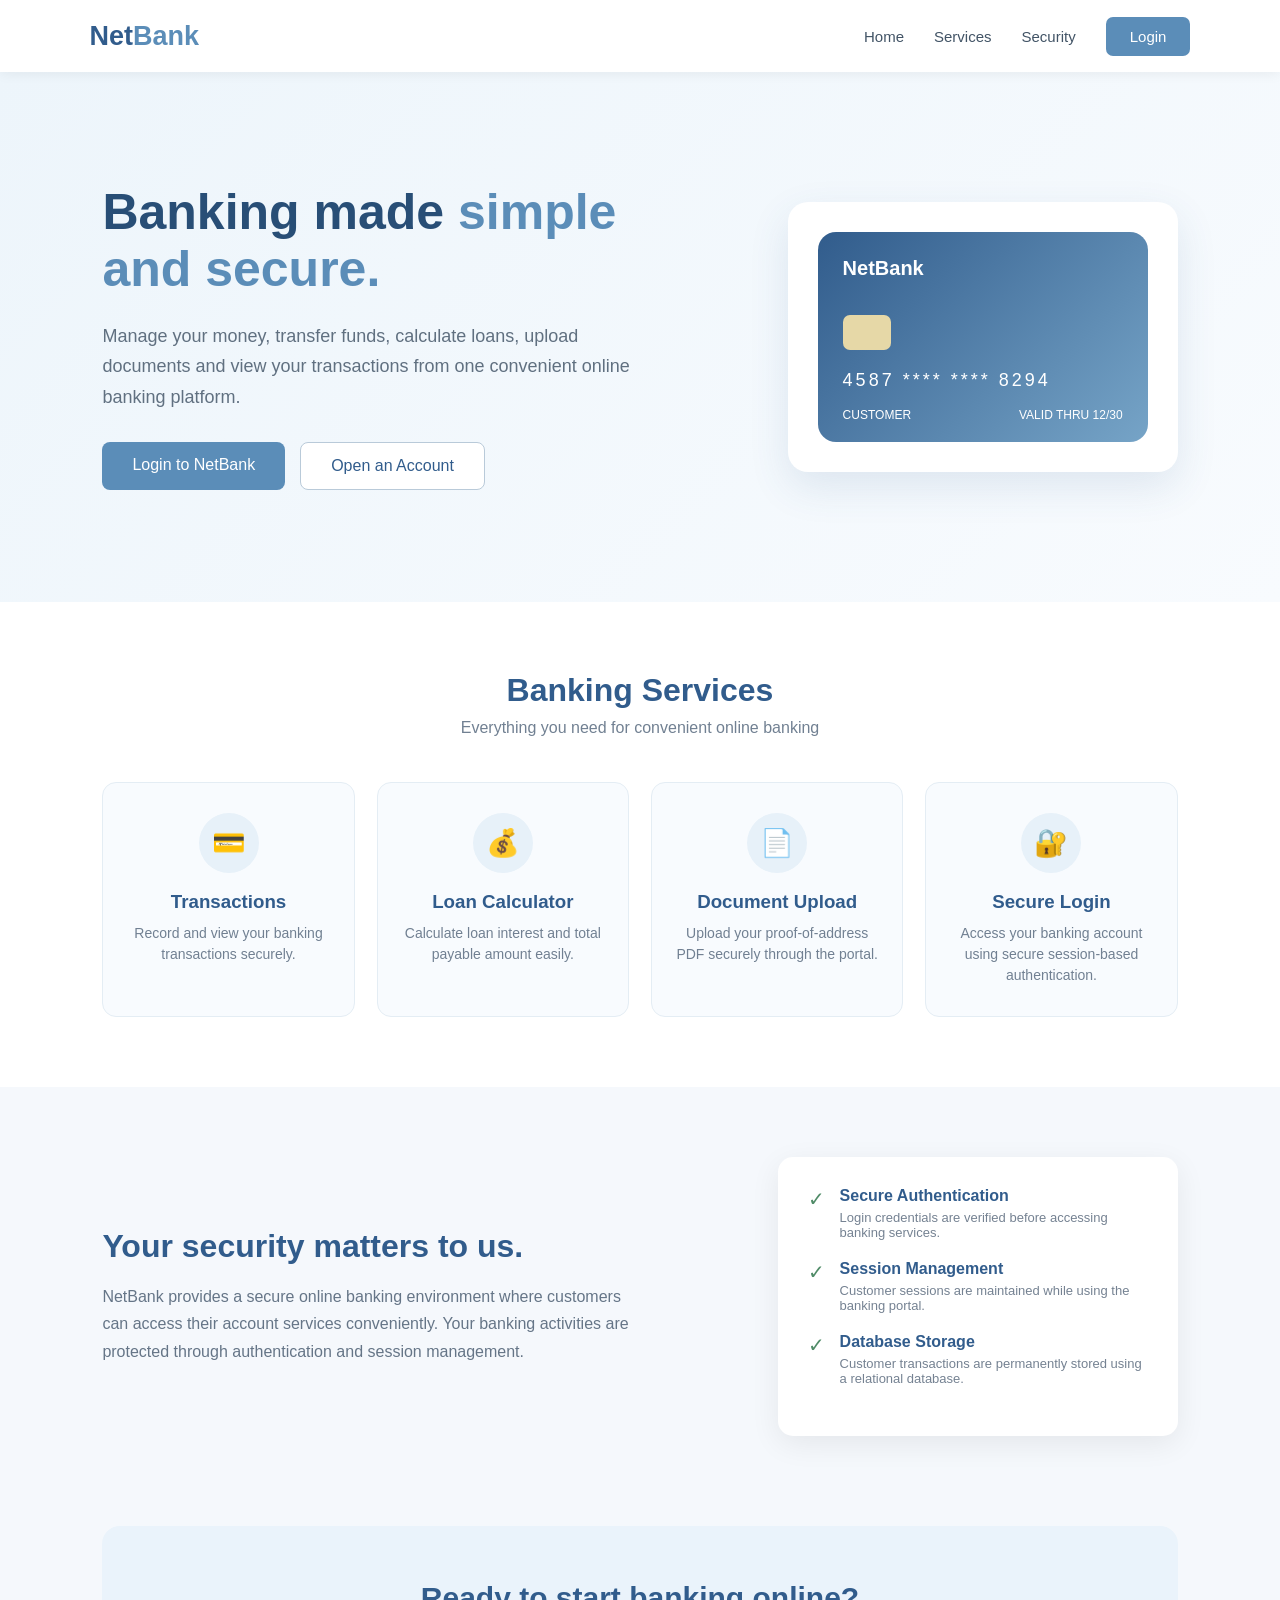
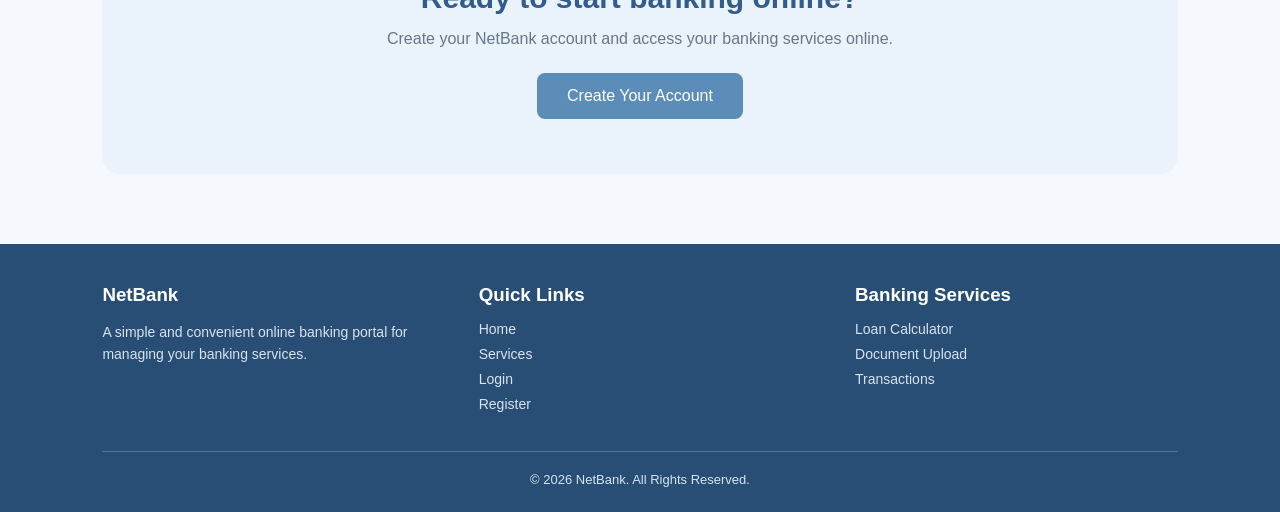
<file: web/index.html>
<!DOCTYPE html>
<html>
<head>

    <title>NetBank - Online Banking</title>

    <meta charset="UTF-8">

    <meta name="viewport"
          content="width=device-width, initial-scale=1.0">

    <style>

        * {
            box-sizing: border-box;
            margin: 0;
            padding: 0;
        }

        body {
            font-family: Arial, Helvetica, sans-serif;
            background: #f5f8fc;
            color: #26364a;
        }

        /* NAVBAR */

        .navbar {
            width: 100%;
            height: 72px;
            background: white;
            display: flex;
            align-items: center;
            justify-content: space-between;
            padding: 0 7%;
            box-shadow: 0 2px 12px rgba(0,0,0,0.06);
            position: sticky;
            top: 0;
            z-index: 100;
        }

        .logo {
            font-size: 27px;
            font-weight: bold;
            color: #315c8c;
        }

        .logo span {
            color: #5b8db8;
        }

        .nav-links {
            display: flex;
            align-items: center;
            gap: 30px;
        }

        .nav-links a {
            text-decoration: none;
            color: #425466;
            font-size: 15px;
        }

        .nav-links a:hover {
            color: #315c8c;
        }

        .login-btn {
            background: #5b8db8;
            color: white !important;
            padding: 11px 24px;
            border-radius: 7px;
        }

        .login-btn:hover {
            background: #47779f;
        }

        /* HERO */

        .hero {
            min-height: 530px;
            display: flex;
            align-items: center;
            justify-content: space-between;
            padding: 70px 8%;
            background: linear-gradient(
                135deg,
                #edf5fb,
                #f8fbfe
            );
        }

        .hero-text {
            width: 52%;
        }

        .hero-text h1 {
            font-size: 50px;
            line-height: 1.15;
            color: #284e76;
            margin-bottom: 22px;
        }

        .hero-text h1 span {
            color: #5b8db8;
        }

        .hero-text p {
            font-size: 18px;
            line-height: 1.7;
            color: #607080;
            margin-bottom: 30px;
            max-width: 600px;
        }

        .hero-buttons {
            display: flex;
            gap: 15px;
        }

        .primary-btn {
            display: inline-block;
            text-decoration: none;
            background: #5b8db8;
            color: white;
            padding: 14px 30px;
            border-radius: 8px;
            font-size: 16px;
        }

        .primary-btn:hover {
            background: #47779f;
        }

        .secondary-btn {
            display: inline-block;
            text-decoration: none;
            background: white;
            color: #315c8c;
            padding: 14px 30px;
            border: 1px solid #b9cad9;
            border-radius: 8px;
            font-size: 16px;
        }

        .secondary-btn:hover {
            background: #edf5fb;
        }

        /* HERO CARD */

        .hero-card {
            width: 390px;
            background: white;
            border-radius: 20px;
            padding: 30px;
            box-shadow: 0 15px 40px rgba(49,92,140,0.12);
        }

        .bank-card {
            height: 210px;
            border-radius: 18px;
            padding: 25px;
            background: linear-gradient(
                135deg,
                #315c8c,
                #76a4c7
            );
            color: white;
            position: relative;
        }

        .bank-name {
            font-size: 20px;
            font-weight: bold;
        }

        .chip {
            width: 48px;
            height: 35px;
            background: #e6d8a7;
            border-radius: 7px;
            margin-top: 35px;
        }

        .card-number {
            margin-top: 20px;
            font-size: 18px;
            letter-spacing: 3px;
        }

        .card-bottom {
            display: flex;
            justify-content: space-between;
            margin-top: 17px;
            font-size: 12px;
        }

        /* FEATURES */

        .features {
            padding: 70px 8%;
            background: white;
        }

        .section-title {
            text-align: center;
            margin-bottom: 45px;
        }

        .section-title h2 {
            font-size: 32px;
            color: #315c8c;
            margin-bottom: 10px;
        }

        .section-title p {
            color: #718092;
        }

        .feature-grid {
            display: grid;
            grid-template-columns:
                repeat(4, 1fr);
            gap: 22px;
        }

        .feature-card {
            background: #f8fbfe;
            padding: 30px 22px;
            border-radius: 14px;
            text-align: center;
            border: 1px solid #e4edf4;
        }

        .feature-icon {
            width: 60px;
            height: 60px;
            margin: 0 auto 18px;
            border-radius: 50%;
            background: #e7f1f9;
            display: flex;
            align-items: center;
            justify-content: center;
            font-size: 27px;
        }

        .feature-card h3 {
            color: #315c8c;
            margin-bottom: 10px;
        }

        .feature-card p {
            color: #718092;
            line-height: 1.5;
            font-size: 14px;
        }

        /* SECURITY */

        .security {
            padding: 70px 8%;
            display: flex;
            align-items: center;
            justify-content: space-between;
            gap: 50px;
        }

        .security-text {
            width: 50%;
        }

        .security-text h2 {
            font-size: 32px;
            color: #315c8c;
            margin-bottom: 18px;
        }

        .security-text p {
            color: #657587;
            line-height: 1.7;
        }

        .security-box {
            width: 400px;
            background: white;
            padding: 30px;
            border-radius: 15px;
            box-shadow: 0 8px 30px rgba(0,0,0,0.07);
        }

        .security-item {
            display: flex;
            gap: 15px;
            margin-bottom: 20px;
        }

        .check {
            color: #4f8b67;
            font-size: 20px;
        }

        .security-item h4 {
            color: #315c8c;
            margin-bottom: 5px;
        }

        .security-item p {
            color: #758292;
            font-size: 13px;
        }

        /* CTA */

        .cta {
            margin: 20px 8% 70px;
            padding: 55px;
            text-align: center;
            border-radius: 18px;
            background: #eaf3fb;
        }

        .cta h2 {
            color: #315c8c;
            font-size: 30px;
            margin-bottom: 15px;
        }

        .cta p {
            color: #667788;
            margin-bottom: 25px;
        }

        /* FOOTER */

        footer {
            background: #284e76;
            color: white;
            padding: 40px 8% 25px;
        }

        .footer-content {
            display: flex;
            justify-content: space-between;
            gap: 50px;
        }

        .footer-section {
            width: 30%;
        }

        .footer-section h3 {
            margin-bottom: 15px;
        }

        .footer-section p {
            color: #d8e3ed;
            line-height: 1.6;
            font-size: 14px;
        }

        .footer-section a {
            display: block;
            color: #d8e3ed;
            text-decoration: none;
            margin-bottom: 9px;
            font-size: 14px;
        }

        .footer-bottom {
            border-top: 1px solid #537494;
            margin-top: 30px;
            padding-top: 20px;
            text-align: center;
            color: #d8e3ed;
            font-size: 13px;
        }

        /* MOBILE */

        @media(max-width: 900px) {

            .nav-links a:not(.login-btn) {
                display: none;
            }

            .hero {
                flex-direction: column;
                text-align: center;
                gap: 40px;
            }

            .hero-text {
                width: 100%;
            }

            .hero-buttons {
                justify-content: center;
            }

            .feature-grid {
                grid-template-columns:
                    repeat(2, 1fr);
            }

            .security {
                flex-direction: column;
            }

            .security-text {
                width: 100%;
            }

            .security-box {
                width: 100%;
            }

            .footer-content {
                flex-direction: column;
            }

            .footer-section {
                width: 100%;
            }
        }

        @media(max-width: 600px) {

            .hero-text h1 {
                font-size: 36px;
            }

            .hero-card {
                width: 100%;
            }

            .feature-grid {
                grid-template-columns: 1fr;
            }

            .hero-buttons {
                flex-direction: column;
            }
        }

    </style>

</head>

<body>

<!-- NAVBAR -->

<header class="navbar">

    <div class="logo">
        Net<span>Bank</span>
    </div>

    <nav class="nav-links">

        <a href="#home">Home</a>

        <a href="#services">Services</a>

        <a href="#security">Security</a>

        <a href="login.html" class="login-btn">
            Login
        </a>

    </nav>

</header>


<!-- HERO SECTION -->

<section class="hero" id="home">

    <div class="hero-text">

        <h1>
            Banking made
            <span>simple and secure.</span>
        </h1>

        <p>
            Manage your money, transfer funds, calculate loans,
            upload documents and view your transactions from
            one convenient online banking platform.
        </p>

        <div class="hero-buttons">

            <a href="login.html" class="primary-btn">
                Login to NetBank
            </a>

            <a href="register.html" class="secondary-btn">
                Open an Account
            </a>

        </div>

    </div>


    <div class="hero-card">

        <div class="bank-card">

            <div class="bank-name">
                NetBank
            </div>

            <div class="chip"></div>

            <div class="card-number">
                4587  ****  ****  8294
            </div>

            <div class="card-bottom">

                <span>
                    CUSTOMER
                </span>

                <span>
                    VALID THRU 12/30
                </span>

            </div>

        </div>

    </div>

</section>


<!-- SERVICES -->

<section class="features" id="services">

    <div class="section-title">

        <h2>Banking Services</h2>

        <p>
            Everything you need for convenient online banking
        </p>

    </div>


    <div class="feature-grid">

        <div class="feature-card">

            <div class="feature-icon">
                💳
            </div>

            <h3>Transactions</h3>

            <p>
                Record and view your banking transactions
                securely.
            </p>

        </div>


        <div class="feature-card">

            <div class="feature-icon">
                💰
            </div>

            <h3>Loan Calculator</h3>

            <p>
                Calculate loan interest and total payable
                amount easily.
            </p>

        </div>


        <div class="feature-card">

            <div class="feature-icon">
                📄
            </div>

            <h3>Document Upload</h3>

            <p>
                Upload your proof-of-address PDF securely
                through the portal.
            </p>

        </div>


        <div class="feature-card">

            <div class="feature-icon">
                🔐
            </div>

            <h3>Secure Login</h3>

            <p>
                Access your banking account using secure
                session-based authentication.
            </p>

        </div>

    </div>

</section>


<!-- SECURITY -->

<section class="security" id="security">

    <div class="security-text">

        <h2>
            Your security matters to us.
        </h2>

        <p>
            NetBank provides a secure online banking environment
            where customers can access their account services
            conveniently. Your banking activities are protected
            through authentication and session management.
        </p>

    </div>


    <div class="security-box">

        <div class="security-item">

            <div class="check">✓</div>

            <div>
                <h4>Secure Authentication</h4>

                <p>
                    Login credentials are verified before
                    accessing banking services.
                </p>
            </div>

        </div>


        <div class="security-item">

            <div class="check">✓</div>

            <div>
                <h4>Session Management</h4>

                <p>
                    Customer sessions are maintained while
                    using the banking portal.
                </p>
            </div>

        </div>


        <div class="security-item">

            <div class="check">✓</div>

            <div>
                <h4>Database Storage</h4>

                <p>
                    Customer transactions are permanently
                    stored using a relational database.
                </p>
            </div>

        </div>
    </div>
</section>
<section class="cta">
    <h2>
        Ready to start banking online?
    </h2>
    <p>
        Create your NetBank account and access your
        banking services online.
    </p>
    <a href="register.html" class="primary-btn">
        Create Your Account
    </a>
</section>
<footer> 
    <div class="footer-content">
        <div class="footer-section">
            <h3>NetBank</h3>
            <p>
                A simple and convenient online banking portal
                for managing your banking services.
            </p>
        </div>
        <div class="footer-section">
            <h3>Quick Links</h3>
            <a href="#home">Home</a>
            <a href="#services">Services</a>
            <a href="login.html">Login</a>
            <a href="register.html">Register</a>
        </div>
        <div class="footer-section">

            <h3>Banking Services</h3>
            <a href="loan.html">
                Loan Calculator
            </a>
            <a href="upload-address.html">
                Document Upload
            </a>
            <a href="TransactionServlet">
                Transactions
            </a>
        </div>
    </div>
    <div class="footer-bottom">
        © 2026 NetBank. All Rights Reserved.
    </div>
</footer>
</body>
</html>
</file>
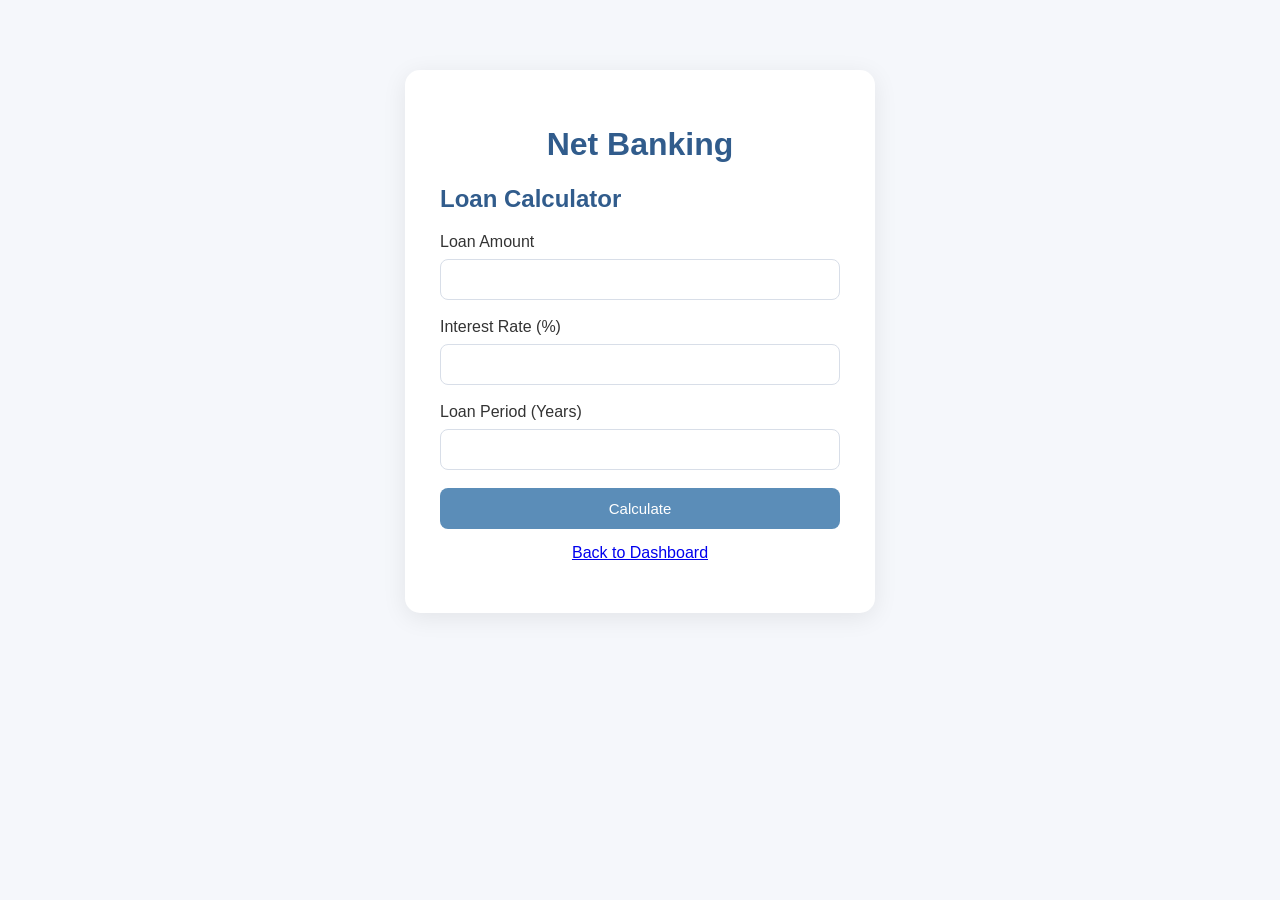
<file: web/loan.html>
<!DOCTYPE html>

<html>

<head>

    <title>Loan Calculator</title>

    <link rel="stylesheet"
          type="text/css"
          href="style.css">

</head>

<body>

<div class="container">

    <h1>Net Banking</h1>

    <h2>Loan Calculator</h2>

    <form action="LoanServlet" method="post">

        <label>Loan Amount</label>

        <input type="number"
               name="amount"
               required>

        <label>Interest Rate (%)</label>

        <input type="number"
               step="0.01"
               name="rate"
               required>

        <label>Loan Period (Years)</label>

        <input type="number"
               name="years"
               required>

        <button type="submit">
            Calculate
        </button>

    </form>

    <p class="message">
        <a href="dashboard.jsp">
            Back to Dashboard
        </a>
    </p>

</div>

</body>

</html>
</file>
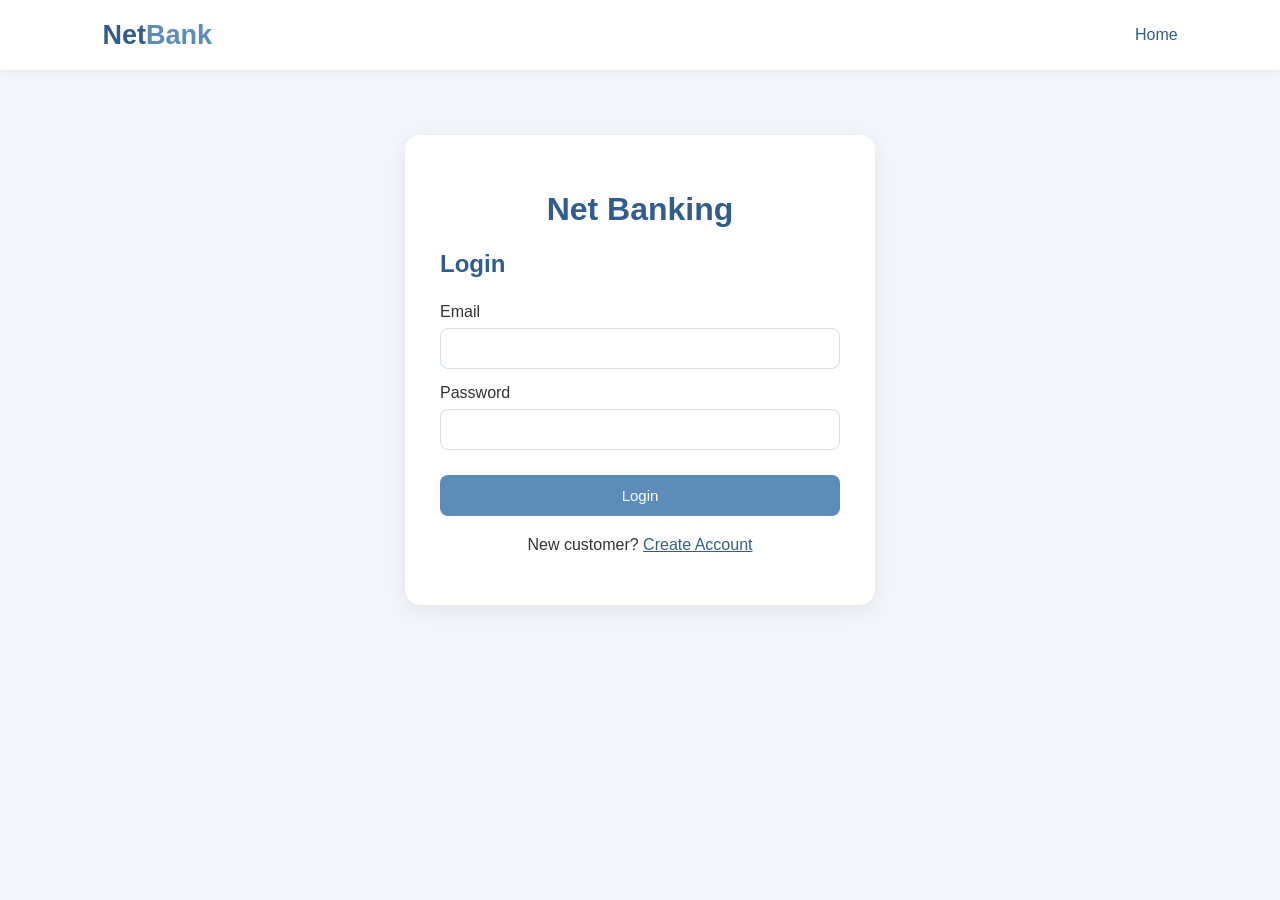
<file: web/login.html>
<!DOCTYPE html>
<html>

<head>

    <title>NetBank - Login</title>

    <meta charset="UTF-8">

    <meta name="viewport"
          content="width=device-width, initial-scale=1.0">

    <style>

        body {
            margin: 0;
            padding: 0;
            font-family: Arial, Helvetica, sans-serif;
            background: #f3f7fb;
            color: #333;
        }

        .navbar {
            height: 70px;
            background: white;
            display: flex;
            align-items: center;
            justify-content: space-between;
            padding: 0 8%;
            box-shadow: 0 2px 10px rgba(0,0,0,0.06);
        }

        .logo {
            font-size: 27px;
            font-weight: bold;
            color: #315c8c;
        }

        .logo span {
            color: #5b8db8;
        }

        .home {
            text-decoration: none;
            color: #315c8c;
        }

        .container {
            width: 400px;
            margin: 65px auto;
            background: white;
            padding: 35px;
            border-radius: 15px;
            box-shadow: 0 5px 25px rgba(0,0,0,0.08);
        }

        h1 {
            text-align: center;
            color: #315c8c;
        }

        h2 {
            color: #315c8c;
            margin-bottom: 25px;
        }

        label {
            display: block;
            margin-top: 15px;
            margin-bottom: 7px;
        }

        input {
            width: 100%;
            padding: 12px;
            border: 1px solid #d8dee8;
            border-radius: 8px;
            box-sizing: border-box;
        }

        button {
            width: 100%;
            padding: 12px;
            margin-top: 25px;
            border: none;
            border-radius: 8px;
            background: #5b8db8;
            color: white;
            font-size: 15px;
            cursor: pointer;
        }

        button:hover {
            background: #47779f;
        }

        .message {
            text-align: center;
            margin-top: 20px;
        }

        .message a {
            color: #315c8c;
        }

    </style>

</head>

<body>

    <div class="navbar">

        <div class="logo">
            Net<span>Bank</span>
        </div>

        <a href="index.html" class="home">
            Home
        </a>

    </div>


    <div class="container">

        <h1>Net Banking</h1>

        <h2>Login</h2>

        <form action="LoginServlet" method="post">

            <label>Email</label>

            <input type="email"
                   name="email"
                   required>


            <label>Password</label>

            <input type="password"
                   name="password"
                   required>


            <button type="submit">
                Login
            </button>

        </form>


        <p class="message">

            New customer?

            <a href="register.html">
                Create Account
            </a>

        </p>

    </div>

</body>

</html>
</file>
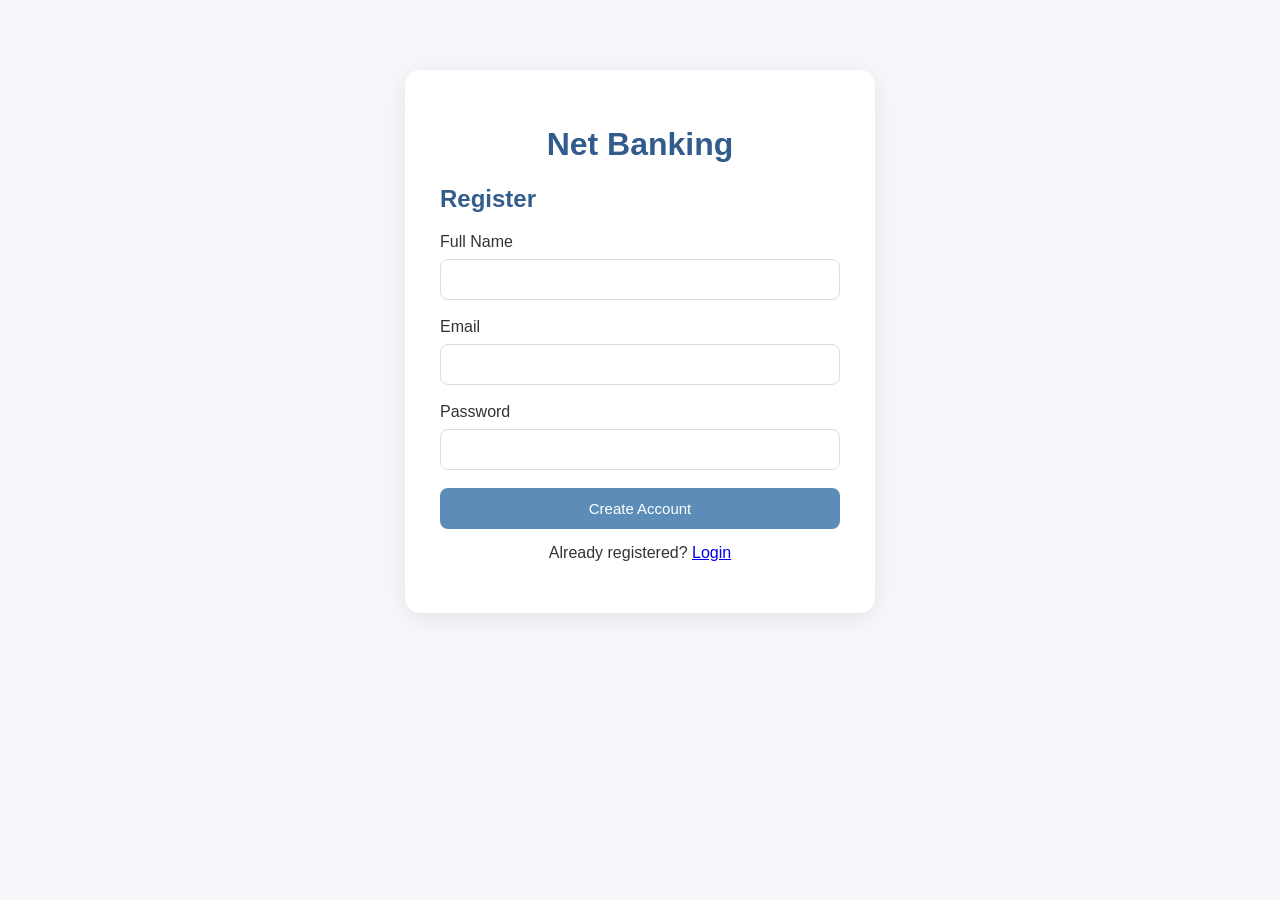
<file: web/register.html>
<!DOCTYPE html>
<html>
<head>
    <title>Net Banking - Registration</title>
    <link rel="stylesheet" href="style.css">
</head>

<body>

<div class="container">

    <h1>Net Banking</h1>
    <h2>Register</h2>

    <form action="RegisterServlet" method="post">

        <label>Full Name</label>
        <input type="text" name="name" required>

        <label>Email</label>
        <input type="email" name="email" required>

        <label>Password</label>
        <input type="password" name="password" required>

        <button type="submit">Create Account</button>

    </form>

    <p class="message">
        Already registered?
        <a href="index.html">Login</a>
    </p>

</div>

</body>
</html>
</file>
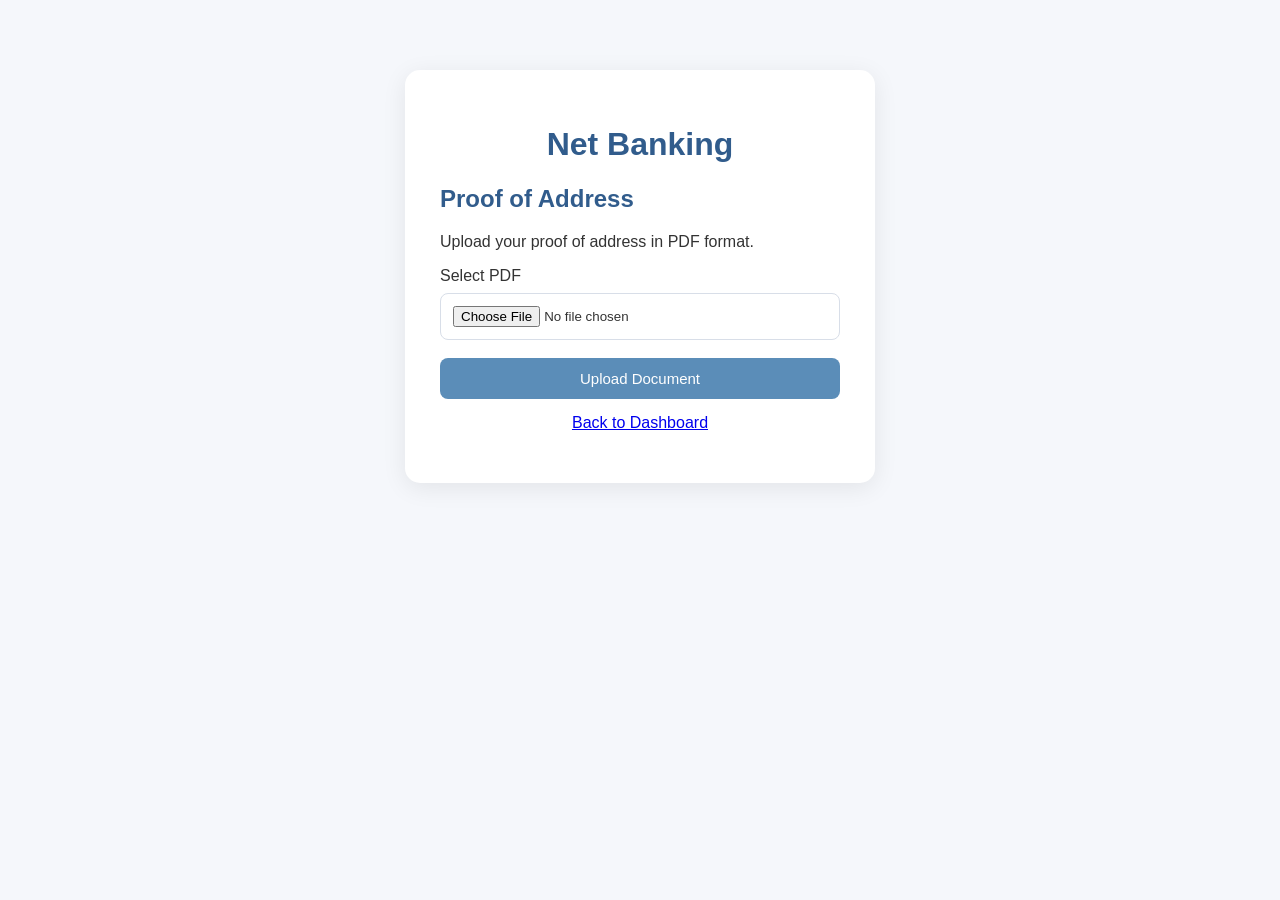
<file: web/upload-address.html>
<!DOCTYPE html>
<html>

<head>

    <title>Address Proof Upload</title>

    <link rel="stylesheet"
          type="text/css"
          href="style.css">

</head>

<body>

<div class="container">

    <h1>Net Banking</h1>

    <h2>Proof of Address</h2>

    <p class="description">
        Upload your proof of address in PDF format.
    </p>

    <form action="UploadServlet"
          method="post"
          enctype="multipart/form-data">

        <label>Select PDF</label>

        <input type="file"
               name="addressProof"
               accept=".pdf"
               required>

        <button type="submit">
            Upload Document
        </button>

    </form>

    <p class="message">

        <a href="dashboard.jsp">
            Back to Dashboard
        </a>

    </p>

</div>

</body>
</html>
</file>
<file: web/style.css>
body {
    margin: 0;
    font-family: Arial, sans-serif;
    background: #f5f7fb;
    color: #333;
}

.container {
    width: 400px;
    margin: 70px auto;
    background: white;
    padding: 35px;
    border-radius: 15px;
    box-shadow: 0 5px 25px rgba(0,0,0,0.08);
}

h1 {
    text-align: center;
    color: #315c8c;
}

h2 {
    color: #315c8c;
}

input,
select {
    width: 100%;
    padding: 12px;
    margin: 8px 0 18px;
    border: 1px solid #d8dee8;
    border-radius: 8px;
    box-sizing: border-box;
}

button {
    width: 100%;
    padding: 12px;
    border: none;
    border-radius: 8px;
    background: #5b8db8;
    color: white;
    font-size: 15px;
    cursor: pointer;
}

button:hover {
    background: #47779f;
}

.card {
    background: white;
    padding: 25px;
    margin: 20px auto;
    max-width: 900px;
    border-radius: 15px;
    box-shadow: 0 4px 20px rgba(0,0,0,0.07);
}

.navbar {
    background: white;
    padding: 18px 40px;
    box-shadow: 0 2px 10px rgba(0,0,0,0.06);
}

.navbar a {
    margin-right: 20px;
    color: #315c8c;
    text-decoration: none;
}

.message {
    text-align: center;
    margin-top: 15px;
}
</file>
